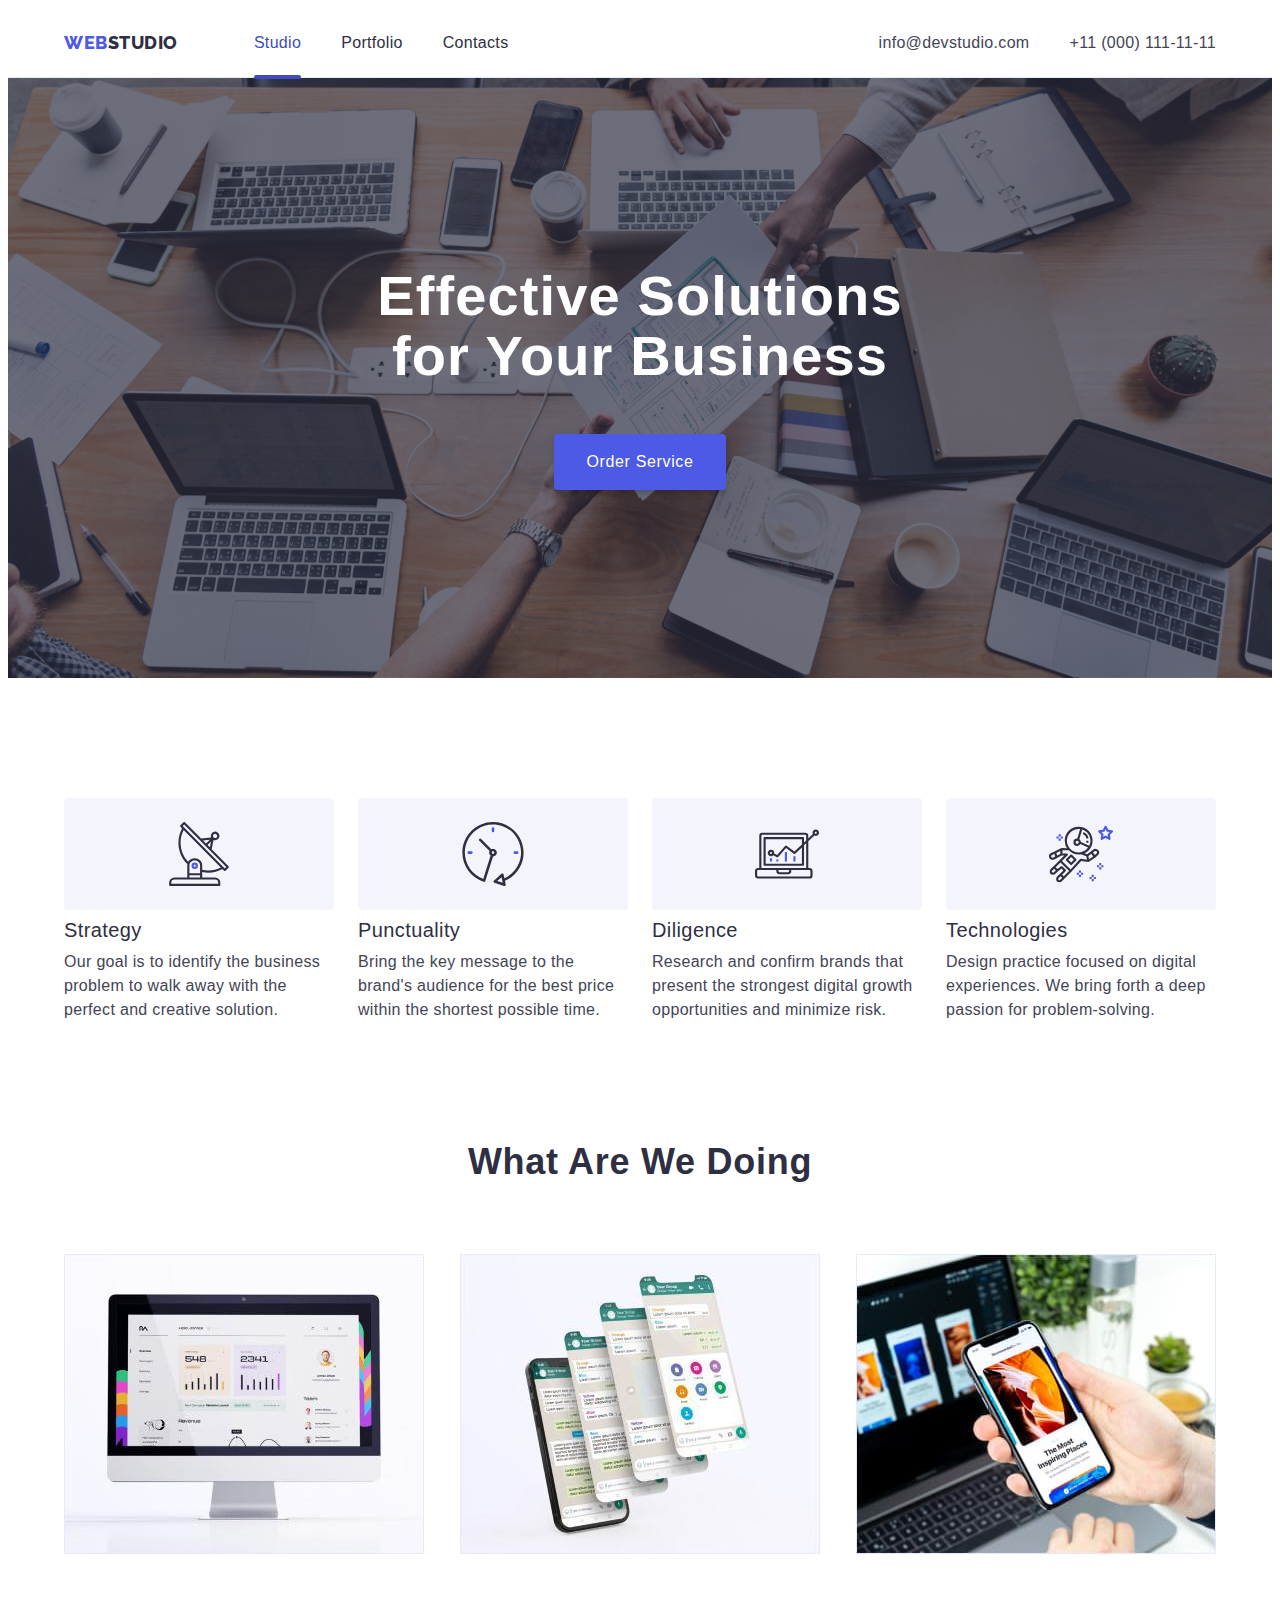
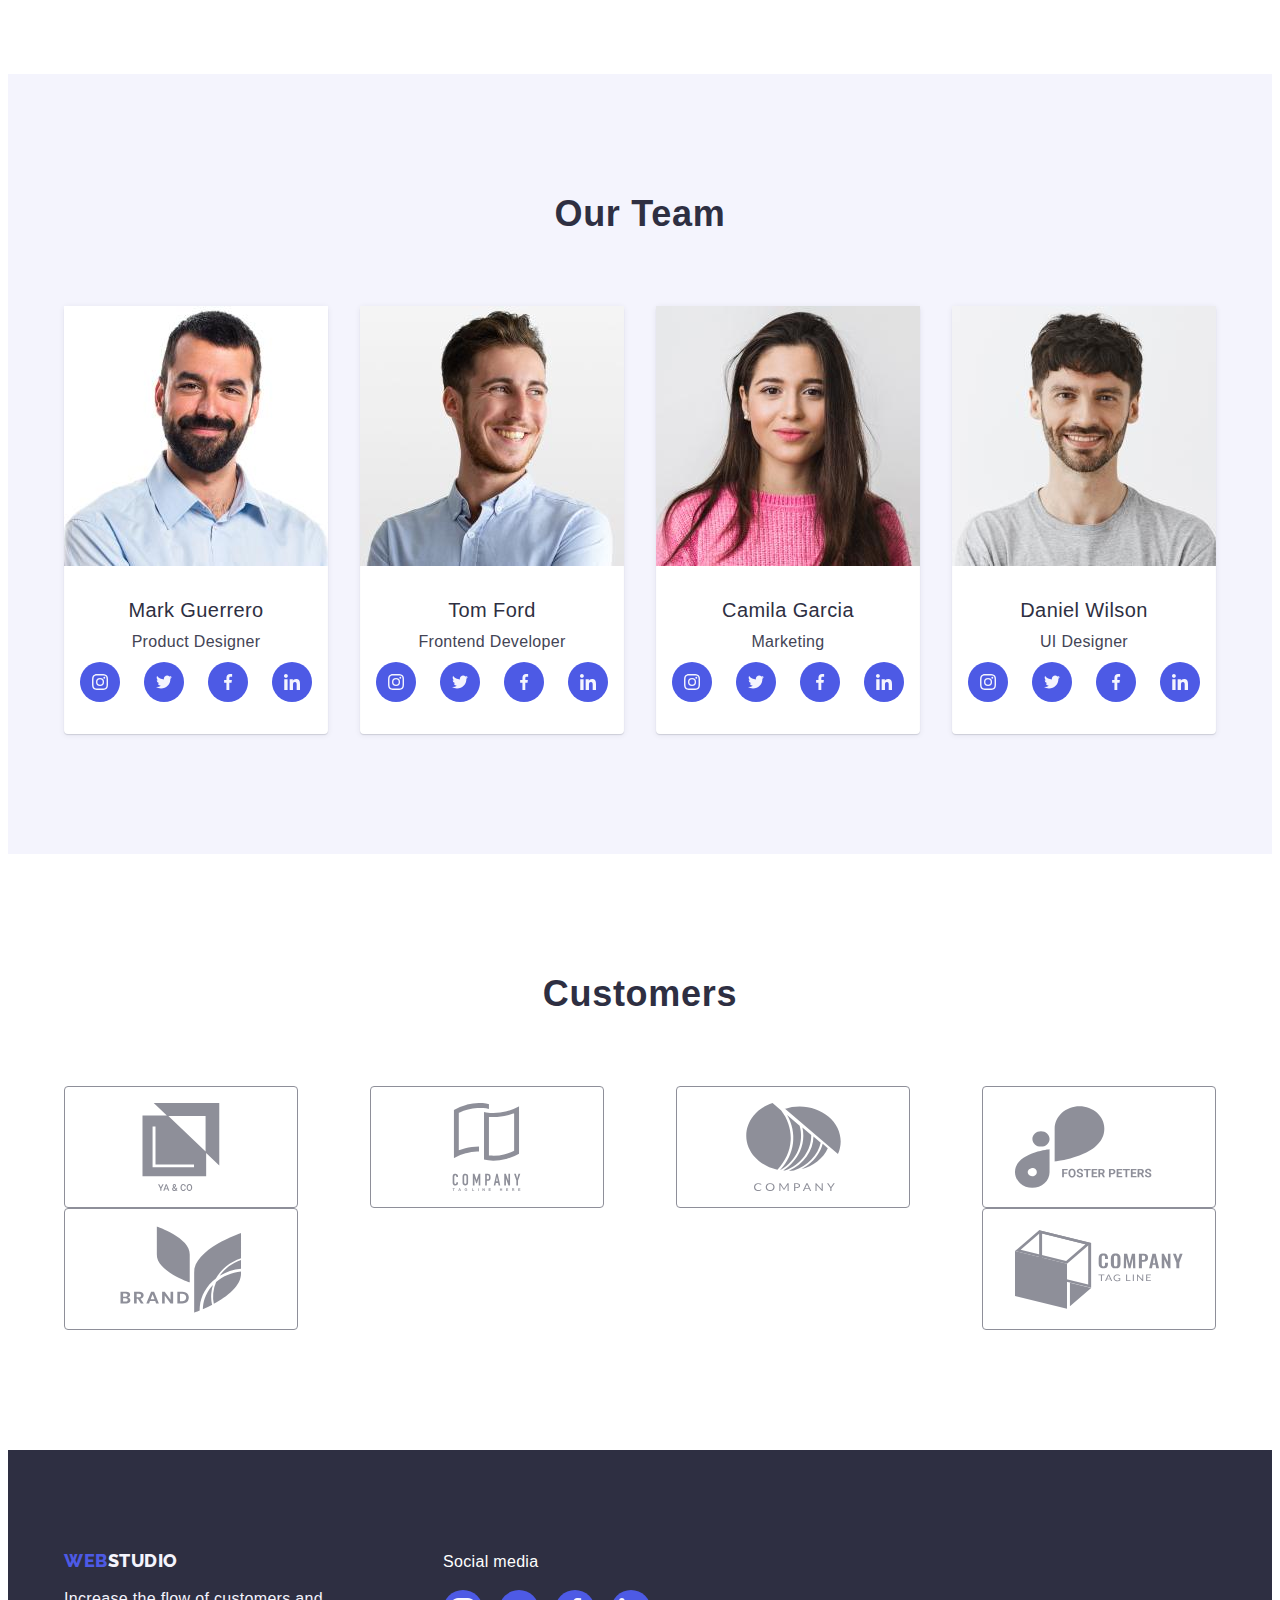
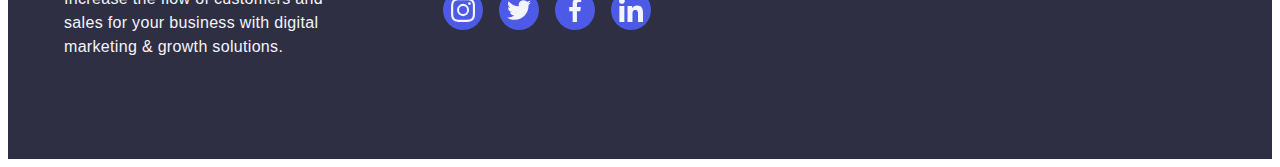
<file: index.html>
<!DOCTYPE html>
<html lang="en">
  <head>
    <meta charset="UTF-8" />
    <meta name="viewport" content="width=device-width, initial-scale=1.0" />
    <link rel="preconnect" href="https://fonts.googleapis.com" />
    <link rel="preconnect" href="https://fonts.gstatic.com" crossorigin />
    <link
      href="https://fonts.googleapis.com/css2?family=Raleway:ital,wght@0,100..900;1,100..900&family=Roboto+Serif:ital,opsz,wght@0,8..144,100..900;1,8..144,100..900&display=swap"
      rel="stylesheet"
    />
    <link
      rel="stylesheet"
      href="https://cdnjs.cloudflare.com/ajax/libs/modern-normalize/2.0.0/modern-normalize.min.css"
      integrity="sha512-4xo8blKMVCiXpTaLzQSLSw3KFOVPWhm/TRtuPVc4WG6kUgjH6J03IBuG7JZPkcWMxJ5huwaBpOpnwYElP/m6wg=="
      crossorigin="anonymous"
      referrerpolicy="no-referrer"
    />
    <link rel="stylesheet" href="./css/styles.css" />
    <title>WEBSTUDIO</title>
  </head>
  <body>
    <header class="page-header">
      <div class="container nav-container">
        <nav>
          <a class="logo link" href="/"
            >Web<span class="header-span">Studio</span></a
          >
          <ul class="list">
            <li class="nav-item">
              <a class="link current_page" href="/">Studio</a>
            </li>
            <li class="nav-item">
              <a class="link" href="./portfolio.html">Portfolio</a>
            </li>
            <li class="nav-item">
              <a class="link" href="">Contacts</a>
            </li>
          </ul>
        </nav>

        <address class="contact-info">
          <ul class="list">
            <li class="contacts-item">
              <a class="link" href="mailto:info@devstudio.com"
                >info@devstudio.com</a
              >
            </li>
            <li class="contacts-item">
              <a class="link" href="tel:+110001111111">+11 (000) 111-11-11</a>
            </li>
          </ul>
        </address>
      </div>
    </header>

    <main>
      <section class="hero">
        <h1 class="hero-title">
          Effective Solutions <br />
          for Your Business
        </h1>
        <button class="order-btn" type="button" data-modal-open>
          Order Service
        </button>
        <div class="backdrop is-hidden" data-modal>
          <div class="modal">
            <p>
              Lorem ipsum dolor sit amet, consectetur adipisicing elit.
              Recusandae fugiat quaerat beatae commodi optio asperiores tempora
              molestias nesciunt ipsam id. Vero dignissimos doloremque omnis
              saepe iure nostrum animi ipsam officiis suscipit mollitia,
              explicabo quam vel pariatur, est quibusdam veritatis facere, non
              id recusandae nulla similique? Amet veniam id ea quo.
            </p>
            <button class="close-btn" data-modal-close>
              <svg class="close-icon">
                <use href="./images/symbol-defs.svg#icon-close-black"></use>
              </svg>
            </button>
          </div>
        </div>
      </section>
      <section class="section">
        <div class="container">
          <h2 class="section-title hidden">Benefits To Work With Us</h2>
          <ul class="list">
            <li class="list_item">
              <div class="icon-wrapper">
                <svg class="benefit-icon" width="64" height="64">
                  <use href="./images/symbol-defs.svg#icon-antenna"></use>
                </svg>
              </div>
              <h3 class="title-text">Strategy</h3>
              <p class="description-text">
                Our goal is to identify the business problem to walk away with
                the perfect and creative solution.
              </p>
            </li>
            <li class="list_item">
              <div class="icon-wrapper">
                <svg class="benefit-icon" width="64" height="64">
                  <use href="./images/symbol-defs.svg#icon-clock"></use>
                </svg>
              </div>
              <h3 class="title-text">Punctuality</h3>
              <p class="description-text">
                Bring the key message to the brand's audience for the best price
                within the shortest possible time.
              </p>
            </li>
            <li class="list_item">
              <div class="icon-wrapper">
                <svg class="benefit-icon" width="64" height="64">
                  <use href="./images/symbol-defs.svg#icon-diagram"></use>
                </svg>
              </div>
              <h3 class="title-text">Diligence</h3>
              <p class="description-text">
                Research and confirm brands that present the strongest digital
                growth opportunities and minimize risk.
              </p>
            </li>
            <li class="list_item">
              <div class="icon-wrapper">
                <svg class="benefit-icon" width="64" height="64">
                  <use href="./images/symbol-defs.svg#icon-astronaut"></use>
                </svg>
              </div>
              <h3 class="title-text">Technologies</h3>
              <p class="description-text">
                Design practice focused on digital experiences. We bring forth a
                deep passion for problem-solving.
              </p>
            </li>
          </ul>
        </div>
      </section>
      <section class="section">
        <div class="container">
          <h2 class="section-title">What are we doing</h2>
          <ul class="list">
            <li class="list_item">
              <img
                src="./images/main-page-imgs/desktop.jpg"
                alt="desktop-application"
                width="360"
              />
            </li>
            <li class="list_item">
              <img
                src="./images/main-page-imgs/mobile.jpg"
                alt="mobile-application"
                width="360"
              />
            </li>
            <li class="list_item">
              <img
                src="./images/main-page-imgs/crossplatform.jpg"
                alt="crossplatform-application"
                width="360"
              />
            </li>
          </ul>
        </div>
      </section>
      <section class="section">
        <div class="container">
          <h2 class="section-title">Our Team</h2>
          <ul class="list">
            <li class="list_item member-card">
              <img
                src="./images/main-page-imgs/mark-guerrero.jpg"
                alt="Mark Guerrero"
                width="264"
              />
              <div class="card-description">
                <h3 class="title-text">Mark Guerrero</h3>
                <p class="description-text">Product Designer</p>
                <ul class="list">
                  <li class="list_item">
                    <a class="social-icon__link" href="https://instagram.com">
                      <svg class="social-icon" width="16" height="16">
                        <use
                          href="./images/symbol-defs.svg#icon-instagram"
                        ></use>
                      </svg>
                    </a>
                  </li>
                  <li class="list_item">
                    <a class="social-icon__link" href="https://x.com">
                      <svg class="social-icon" width="16" height="16">
                        <use href="./images/symbol-defs.svg#icon-twitter"></use>
                      </svg>
                    </a>
                  </li>
                  <li class="list_item">
                    <a class="social-icon__link" href="https://facebook.com">
                      <svg class="social-icon" width="16" height="16">
                        <use
                          href="./images/symbol-defs.svg#icon-facebook"
                        ></use>
                      </svg>
                    </a>
                  </li>
                  <li class="list_item">
                    <a class="social-icon__link" href="https://linkedin.com">
                      <svg class="social-icon" width="16" height="16">
                        <use
                          href="./images/symbol-defs.svg#icon-linkedin"
                        ></use>
                      </svg>
                    </a>
                  </li>
                </ul>
              </div>
            </li>
            <li class="list_item member-card">
              <img
                src="./images/main-page-imgs/tom-ford.jpg"
                alt="Tom Ford"
                width="264"
              />
              <div class="card-description">
                <h3 class="title-text">Tom Ford</h3>
                <p class="description-text">Frontend Developer</p>
                <ul class="list">
                  <li class="list_item">
                    <a class="social-icon__link" href="https://instagram.com">
                      <svg class="social-icon" width="16" height="16">
                        <use
                          href="./images/symbol-defs.svg#icon-instagram"
                        ></use>
                      </svg>
                    </a>
                  </li>
                  <li class="list_item">
                    <a class="social-icon__link" href="https://x.com">
                      <svg class="social-icon" width="16" height="16">
                        <use href="./images/symbol-defs.svg#icon-twitter"></use>
                      </svg>
                    </a>
                  </li>
                  <li class="list_item">
                    <a class="social-icon__link" href="https://facebook.com">
                      <svg class="social-icon" width="16" height="16">
                        <use
                          href="./images/symbol-defs.svg#icon-facebook"
                        ></use>
                      </svg>
                    </a>
                  </li>
                  <li class="list_item">
                    <a class="social-icon__link" href="https://linkedin.com">
                      <svg class="social-icon" width="16" height="16">
                        <use
                          href="./images/symbol-defs.svg#icon-linkedin"
                        ></use>
                      </svg>
                    </a>
                  </li>
                </ul>
              </div>
            </li>
            <li class="list_item member-card">
              <img
                src="./images/main-page-imgs/camila-garcia.jpg"
                alt="Camila Garcia"
                width="264"
              />
              <div class="card-description">
                <h3 class="title-text">Camila Garcia</h3>
                <p class="description-text">Marketing</p>
                <ul class="list">
                  <li class="list_item">
                    <a class="social-icon__link" href="https://instagram.com">
                      <svg class="social-icon" width="16" height="16">
                        <use
                          href="./images/symbol-defs.svg#icon-instagram"
                        ></use>
                      </svg>
                    </a>
                  </li>
                  <li class="list_item">
                    <a class="social-icon__link" href="https://x.com">
                      <svg class="social-icon" width="16" height="16">
                        <use href="./images/symbol-defs.svg#icon-twitter"></use>
                      </svg>
                    </a>
                  </li>
                  <li class="list_item">
                    <a class="social-icon__link" href="https://facebook.com">
                      <svg class="social-icon" width="16" height="16">
                        <use
                          href="./images/symbol-defs.svg#icon-facebook"
                        ></use>
                      </svg>
                    </a>
                  </li>
                  <li class="list_item">
                    <a class="social-icon__link" href="https://linkedin.com">
                      <svg class="social-icon" width="16" height="16">
                        <use
                          href="./images/symbol-defs.svg#icon-linkedin"
                        ></use>
                      </svg>
                    </a>
                  </li>
                </ul>
              </div>
            </li>
            <li class="list_item member-card">
              <img
                src="./images/main-page-imgs/daniel-wilson.jpg"
                alt="Daniel Wilson"
                width="264"
              />
              <div class="card-description">
                <h3 class="title-text">Daniel Wilson</h3>
                <p class="description-text">UI Designer</p>
                <ul class="list">
                  <li class="list_item">
                    <a class="social-icon__link" href="https://instagram.com">
                      <svg class="social-icon" width="16" height="16">
                        <use
                          href="./images/symbol-defs.svg#icon-instagram"
                        ></use>
                      </svg>
                    </a>
                  </li>
                  <li class="list_item">
                    <a class="social-icon__link" href="https://x.com">
                      <svg class="social-icon" width="16" height="16">
                        <use href="./images/symbol-defs.svg#icon-twitter"></use>
                      </svg>
                    </a>
                  </li>
                  <li class="list_item">
                    <a class="social-icon__link" href="https://facebook.com">
                      <svg class="social-icon" width="16" height="16">
                        <use
                          href="./images/symbol-defs.svg#icon-facebook"
                        ></use>
                      </svg>
                    </a>
                  </li>
                  <li class="list_item">
                    <a class="social-icon__link" href="https://linkedin.com">
                      <svg class="social-icon" width="16" height="16">
                        <use
                          href="./images/symbol-defs.svg#icon-linkedin"
                        ></use>
                      </svg>
                    </a>
                  </li>
                </ul>
              </div>
            </li>
          </ul>
        </div>
      </section>
      <section class="section">
        <div class="container">
          <h2 class="section-title">Customers</h2>
          <ul class="list">
            <li class="list_item">
              <a class="company-icon__link" href="https://instagram.com">
                <svg class="company-icon">
                  <use href="./images/symbol-defs.svg#icon-company"></use>
                </svg>
              </a>
            </li>
            <li class="list_item">
              <a class="company-icon__link" href="https://instagram.com">
                <svg class="company-icon">
                  <use href="./images/symbol-defs.svg#icon-company-1"></use>
                </svg>
              </a>
            </li>
            <li class="list_item">
              <a class="company-icon__link" href="https://instagram.com">
                <svg class="company-icon">
                  <use href="./images/symbol-defs.svg#icon-company-2"></use>
                </svg>
              </a>
            </li>
            <li class="list_item">
              <a class="company-icon__link" href="https://instagram.com">
                <svg class="company-icon">
                  <use href="./images/symbol-defs.svg#icon-company-3"></use>
                </svg>
              </a>
            </li>
            <li class="list_item">
              <a class="company-icon__link" href="https://instagram.com">
                <svg class="company-icon">
                  <use href="./images/symbol-defs.svg#icon-company-4"></use>
                </svg>
              </a>
            </li>
            <li class="list_item">
              <a class="company-icon__link" href="https://instagram.com">
                <svg class="company-icon" fill="#000000">
                  <use href="./images/symbol-defs.svg#icon-company-5"></use>
                </svg>
              </a>
            </li>
          </ul>
        </div>
      </section>
    </main>
    <footer class="footer">
      <div class="container">
        <div class="footer-info">
          <a class="logo_footer link" href="/"
            >Web<span class="footer-span">Studio</span></a
          >
          <p class="description-text">
            Increase the flow of customers and <br />
            sales for your business with digital <br />
            marketing & growth solutions.
          </p>
        </div>
        <div class="footer-social-links">
          <p>Social media</p>
          <ul class="list">
            <li>
              <a class="social-icon__link" href="https://instagram.com">
                <svg class="social-icon">
                  <use href="./images/symbol-defs.svg#icon-instagram"></use>
                </svg>
              </a>
            </li>
            <li>
              <a class="social-icon__link" href="https://x.com">
                <svg class="social-icon">
                  <use href="./images/symbol-defs.svg#icon-twitter"></use>
                </svg>
              </a>
            </li>
            <li>
              <a class="social-icon__link" href="https://facebook.com">
                <svg class="social-icon">
                  <use href="./images/symbol-defs.svg#icon-facebook"></use>
                </svg>
              </a>
            </li>
            <li>
              <a class="social-icon__link" href="https://linkedin.com">
                <svg class="social-icon">
                  <use href="./images/symbol-defs.svg#icon-linkedin"></use>
                </svg>
              </a>
            </li>
          </ul>
        </div>
      </div>
    </footer>
    <script src="./js/modal.js"></script>
  </body>
</html>
</file>
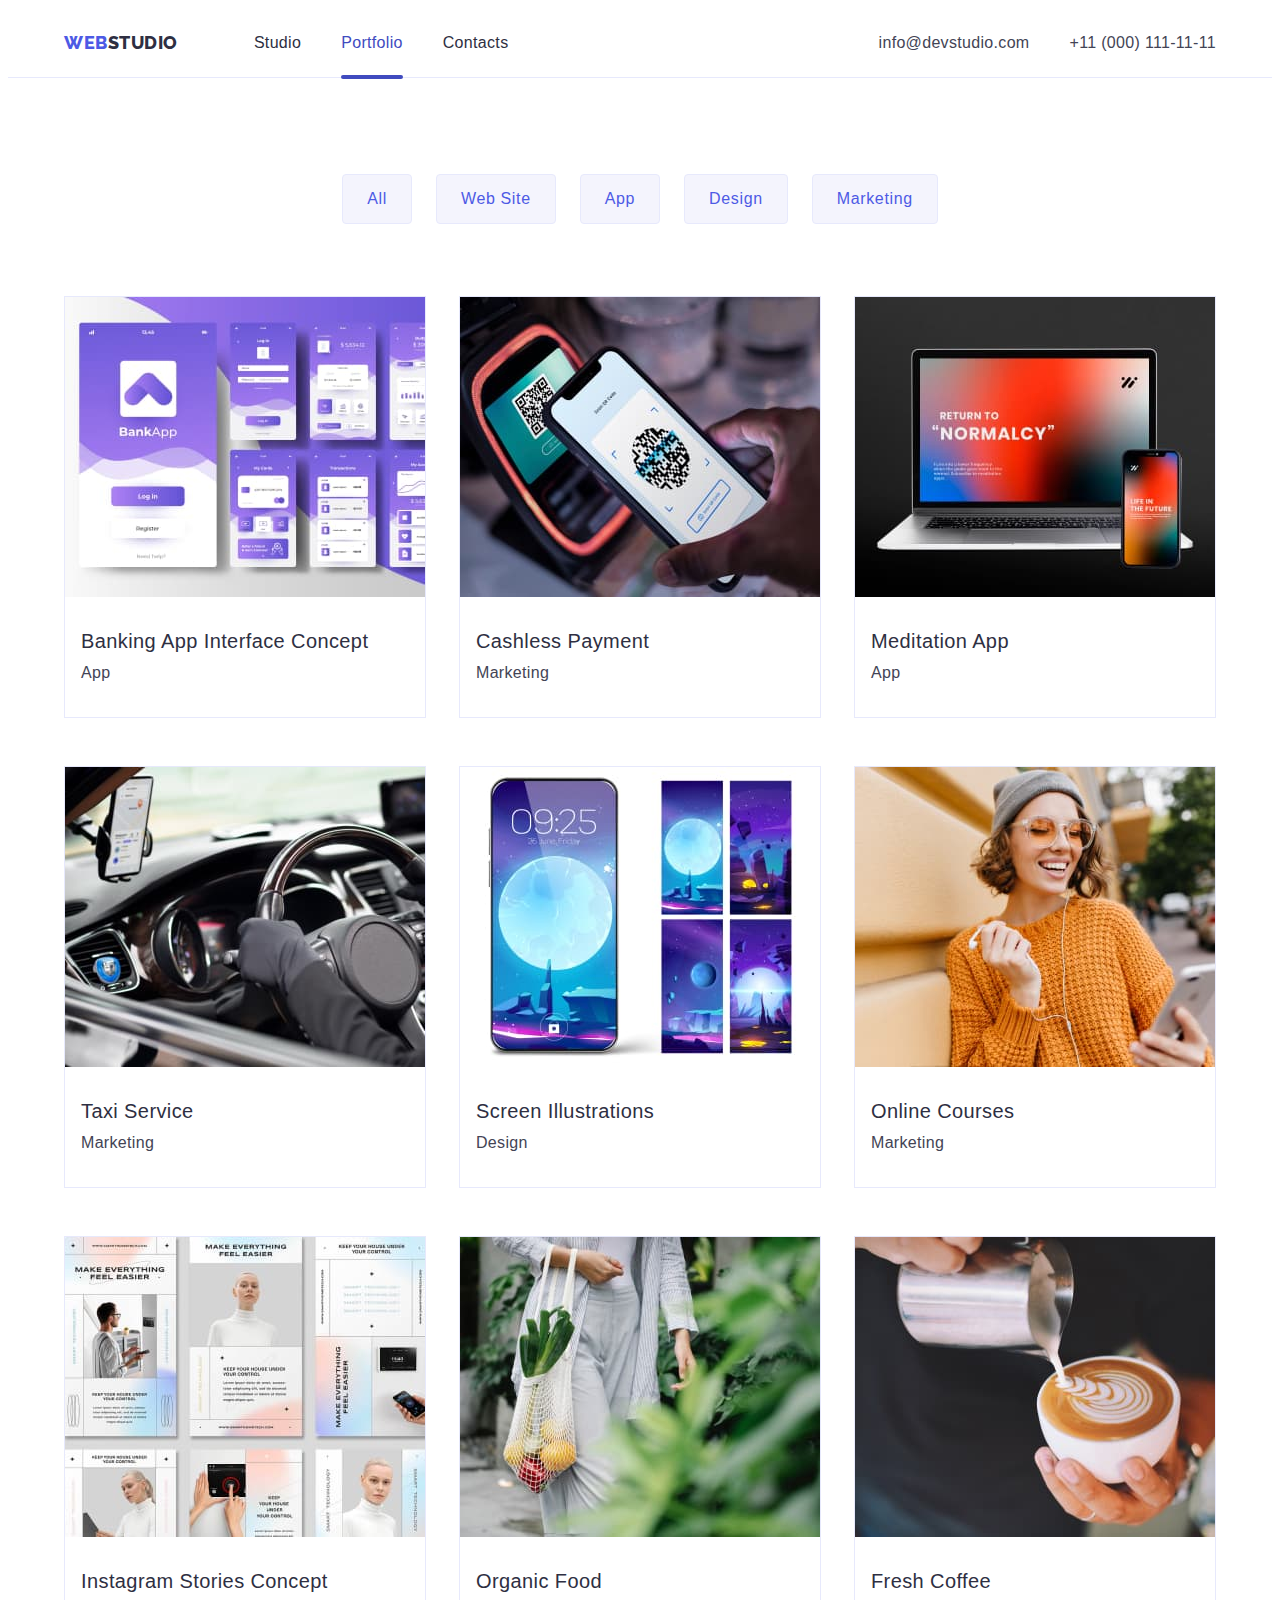
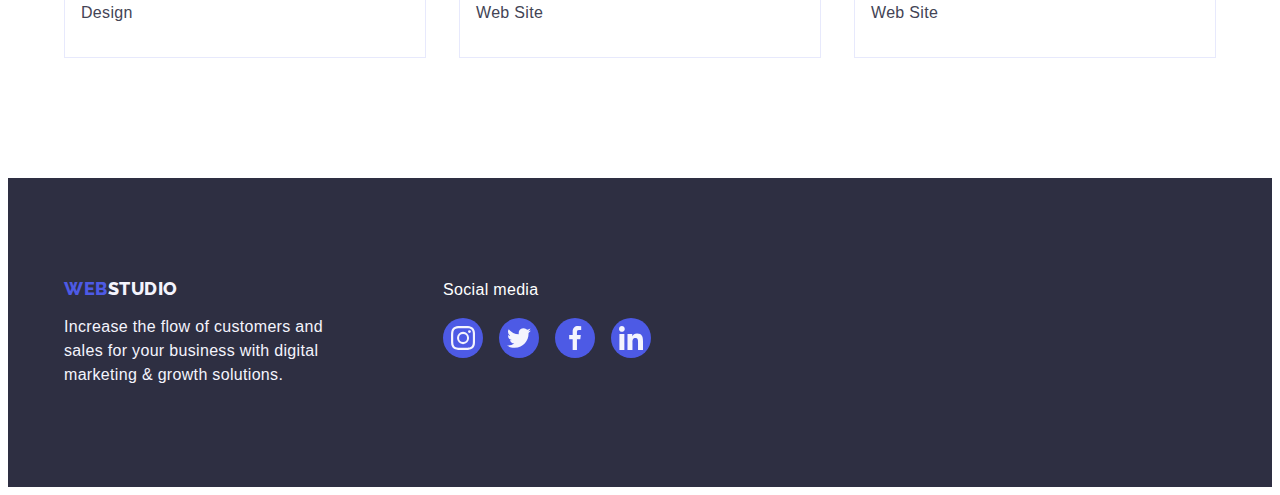
<file: portfolio.html>
<!DOCTYPE html>
<html lang="en">
  <head>
    <meta charset="UTF-8" />
    <meta name="viewport" content="width=device-width, initial-scale=1.0" />
    <link rel="preconnect" href="https://fonts.googleapis.com" />
    <link rel="preconnect" href="https://fonts.gstatic.com" crossorigin />
    <link
      href="https://fonts.googleapis.com/css2?family=Raleway:ital,wght@0,100..900;1,100..900&family=Roboto+Serif:ital,opsz,wght@0,8..144,100..900;1,8..144,100..900&display=swap"
      rel="stylesheet"
    />
    <link
      rel="stylesheet"
      href="https://cdnjs.cloudflare.com/ajax/libs/modern-normalize/2.0.0/modern-normalize.min.css"
      integrity="sha512-4xo8blKMVCiXpTaLzQSLSw3KFOVPWhm/TRtuPVc4WG6kUgjH6J03IBuG7JZPkcWMxJ5huwaBpOpnwYElP/m6wg=="
      crossorigin="anonymous"
      referrerpolicy="no-referrer"
    />
    <link rel="stylesheet" href="./css/styles.css" />
    <title>Portfolio</title>
  </head>
  <body>
    <header class="page-header">
      <div class="container nav-container">
        <nav>
          <a class="logo link" href="/"
            >Web<span class="header-span">Studio</span></a
          >
          <ul class="list">
            <li class="nav-item">
              <a class="link" href="/">Studio</a>
            </li>
            <li class="nav-item">
              <a class="link current_page" href="./portfolio.html">Portfolio</a>
            </li>
            <li class="nav-item">
              <a class="link" href="">Contacts</a>
            </li>
          </ul>
        </nav>

        <address class="contact-info">
          <ul class="list">
            <li class="contacts-item">
              <a class="link" href="mailto:info@devstudio.com"
                >info@devstudio.com</a
              >
            </li>
            <li class="contacts-item">
              <a class="link" href="tel:+110001111111">+11 (000) 111-11-11</a>
            </li>
          </ul>
        </address>
      </div>
    </header>
    <main>
      <section class="container">
        <h1 class="section-title hidden">Filters</h1>
        <ul class="list filters">
          <li class="filter-option">
            <button class="filter-btn" type="button">All</button>
          </li>
          <li class="filter-option">
            <button class="filter-btn" type="button">Web Site</button>
          </li>
          <li class="filter-option">
            <button class="filter-btn" type="button">App</button>
          </li>
          <li class="filter-option">
            <button class="filter-btn" type="button">Design</button>
          </li>
          <li class="filter-option">
            <button class="filter-btn" type="button">Marketing</button>
          </li>
        </ul>
        <ul class="list">
          <li class="card">
            <a class="link" href="">
              <div class="card-img">
                <img
                  src="./images/portfolio-imgs/bankicg-app-interface-concept.jpg"
                  alt="Banking App Interface Concept"
                  width="360"
                />
                <p class="thumb-overlay">
                  Lorem ipsum, dolor sit amet consectetur adipisicing elit.
                  Maiores nisi, est corrupti quam, veniam necessitatibus
                  dolorum, minus suscipit inventore aspernatur nulla. Laudantium
                  fuga iste reprehenderit qui voluptates error veritatis quidem?
                </p>
              </div>
              <div class="card-description">
                <h2 class="title-text">Banking App Interface Concept</h2>
                <p class="description-text">App</p>
              </div>
            </a>
          </li>
          <li class="card">
            <a class="link" href="">
              <div class="card-img">
                <img
                  src="./images/portfolio-imgs/cashless-payment.jpg"
                  alt="Cashless Payment"
                  width="360"
                />
                <p class="thumb-overlay">
                  Lorem ipsum, dolor sit amet consectetur adipisicing elit.
                  Maiores nisi, est corrupti quam, veniam necessitatibus
                  dolorum, minus suscipit inventore aspernatur nulla. Laudantium
                  fuga iste reprehenderit qui voluptates error veritatis quidem?
                </p>
              </div>
              <div class="card-description">
                <h2 class="title-text">Cashless Payment</h2>
                <p class="description-text">Marketing</p>
              </div>
            </a>
          </li>
          <li class="card">
            <a class="link" href="">
              <div class="card-img">
                <img
                  src="./images/portfolio-imgs/meditation-app.jpg"
                  alt="Meditation App"
                  width="360"
                />
                <p class="thumb-overlay">
                  Lorem ipsum, dolor sit amet consectetur adipisicing elit.
                  Maiores nisi, est corrupti quam, veniam necessitatibus
                  dolorum, minus suscipit inventore aspernatur nulla. Laudantium
                  fuga iste reprehenderit qui voluptates error veritatis quidem?
                </p>
              </div>
              <div class="card-description">
                <h2 class="title-text">Meditation App</h2>
                <p class="description-text">App</p>
              </div>
            </a>
          </li>
          <li class="card">
            <a class="link" href="">
              <div class="card-img">
                <img
                  src="./images/portfolio-imgs/taxi-service.jpg"
                  alt="Taxi Service"
                  width="360"
                />
                <p class="thumb-overlay">
                  Lorem ipsum, dolor sit amet consectetur adipisicing elit.
                  Maiores nisi, est corrupti quam, veniam necessitatibus
                  dolorum, minus suscipit inventore aspernatur nulla. Laudantium
                  fuga iste reprehenderit qui voluptates error veritatis quidem?
                </p>
              </div>
              <div class="card-description">
                <h2 class="title-text">Taxi Service</h2>
                <p class="description-text">Marketing</p>
              </div>
            </a>
          </li>
          <li class="card">
            <a class="link" href="">
              <div class="card-img">
                <img
                  src="./images/portfolio-imgs/screen-illustrations.jpg"
                  alt="Screen Illustrations"
                  width="360"
                />
                <p class="thumb-overlay">
                  Lorem ipsum, dolor sit amet consectetur adipisicing elit.
                  Maiores nisi, est corrupti quam, veniam necessitatibus
                  dolorum, minus suscipit inventore aspernatur nulla. Laudantium
                  fuga iste reprehenderit qui voluptates error veritatis quidem?
                </p>
              </div>
              <div class="card-description">
                <h2 class="title-text">Screen Illustrations</h2>
                <p class="description-text">Design</p>
              </div>
            </a>
          </li>
          <li class="card">
            <a class="link" href="">
              <div class="card-img">
                <img
                  src="./images/portfolio-imgs/online-courses.jpg"
                  alt="Online Courses"
                  width="360"
                />
                <p class="thumb-overlay">
                  Lorem ipsum, dolor sit amet consectetur adipisicing elit.
                  Maiores nisi, est corrupti quam, veniam necessitatibus
                  dolorum, minus suscipit inventore aspernatur nulla. Laudantium
                  fuga iste reprehenderit qui voluptates error veritatis quidem?
                </p>
              </div>
              <div class="card-description">
                <h2 class="title-text">Online Courses</h2>
                <p class="description-text">Marketing</p>
              </div>
            </a>
          </li>
          <li class="card">
            <a class="link" href="">
              <div class="card-img">
                <img
                  src="./images/portfolio-imgs/ig-stories-concept.jpg"
                  alt="Instagram Stories Concept"
                  width="360"
                />
                <p class="thumb-overlay">
                  Lorem ipsum, dolor sit amet consectetur adipisicing elit.
                  Maiores nisi, est corrupti quam, veniam necessitatibus
                  dolorum, minus suscipit inventore aspernatur nulla. Laudantium
                  fuga iste reprehenderit qui voluptates error veritatis quidem?
                </p>
              </div>
              <div class="card-description">
                <h2 class="title-text">Instagram Stories Concept</h2>
                <p class="description-text">Design</p>
              </div>
            </a>
          </li>
          <li class="card">
            <a class="link" href="">
              <div class="card-img">
                <img
                  src="./images/portfolio-imgs/organic-food.jpg"
                  alt="Organic Food"
                  width="360"
                />
                <p class="thumb-overlay">
                  Lorem ipsum, dolor sit amet consectetur adipisicing elit.
                  Maiores nisi, est corrupti quam, veniam necessitatibus
                  dolorum, minus suscipit inventore aspernatur nulla. Laudantium
                  fuga iste reprehenderit qui voluptates error veritatis quidem?
                </p>
              </div>
              <div class="card-description">
                <h2 class="title-text">Organic Food</h2>
                <p class="description-text">Web Site</p>
              </div>
            </a>
          </li>
          <li class="card">
            <a class="link" href="">
              <div class="card-img">
                <img
                  src="./images/portfolio-imgs/fresh-coffee.jpg"
                  alt="Fresh Coffee"
                  width="360"
                />
                <p class="thumb-overlay">
                  Lorem ipsum, dolor sit amet consectetur adipisicing elit.
                  Maiores nisi, est corrupti quam, veniam necessitatibus
                  dolorum, minus suscipit inventore aspernatur nulla. Laudantium
                  fuga iste reprehenderit qui voluptates error veritatis quidem?
                </p>
              </div>
              <div class="card-description">
                <h2 class="title-text">Fresh Coffee</h2>
                <p class="description-text">Web Site</p>
              </div>
            </a>
          </li>
        </ul>
      </section>
    </main>
    <footer class="footer">
      <div class="container">
        <div class="footer-info">
          <a class="logo_footer link" href="/"
            >Web<span class="footer-span">Studio</span></a
          >
          <p class="description-text">
            Increase the flow of customers and <br />
            sales for your business with digital <br />
            marketing & growth solutions.
          </p>
        </div>
        <div class="footer-social-links">
          <p>Social media</p>
          <ul class="list">
            <li>
              <a class="social-icon__link" href="https://instagram.com">
                <svg class="social-icon">
                  <use href="./images/symbol-defs.svg#icon-instagram"></use>
                </svg>
              </a>
            </li>
            <li>
              <a class="social-icon__link" href="https://x.com">
                <svg class="social-icon">
                  <use href="./images/symbol-defs.svg#icon-twitter"></use>
                </svg>
              </a>
            </li>
            <li>
              <a class="social-icon__link" href="https://facebook.com">
                <svg class="social-icon">
                  <use href="./images/symbol-defs.svg#icon-facebook"></use>
                </svg>
              </a>
            </li>
            <li>
              <a class="social-icon__link" href="https://linkedin.com">
                <svg class="social-icon">
                  <use href="./images/symbol-defs.svg#icon-linkedin"></use>
                </svg>
              </a>
            </li>
          </ul>
        </div>
      </div>
    </footer>
  </body>
</html>
</file>
<file: css/styles.css>
:root {
  --bg-color: #ffffff;
  --logo-color: #4d5ae5;
  --nav-item-color: #2e2f42;
  --contacts-item-color: #434455;
  --navy-blue-color: #2e2f42;
  --cloud-color: #f4f4fd;
  --hover-btn-color: #404bbf;
  --hover-social-media-link-color: #31d0aa;
  --cornflower-color: #e7e9fc;
  --customers-link-color: #8e8f99;
  --transition: 250ms cubic-bezier(0.4, 0, 0.2, 1);
}

.unscrolled {
  overflow: hidden;
}

body {
  font-family: "Roboto", sans-serif;
  color: #434455;
  background-color: var(--bg-color);
}

.container {
  width: 1152px;
  padding-left: 12px;
  padding-right: 12px;
  margin-right: auto;
  margin-left: auto;
}

/* HEADER */

.page-header {
  border-bottom: 1px solid #e7e9fc;
  margin-bottom: 96px;
}

/* NAVIGATION  */
.logo {
  font-family: "Raleway", sans-serif;
  font-weight: 800;
  font-size: 18px;
  line-height: 1.17em;
  letter-spacing: 0.03em;
  text-transform: uppercase;
  margin-right: 76px;
  display: inline-block;
  padding: 24px 0 24px 0;
  text-decoration: none;
}

.link {
  text-decoration: none;
  color: inherit;
}

.header-span {
  color: #2e2f42;
}

.list {
  display: flex;
  flex-wrap: wrap;
  padding: 0;
  margin: 0;

  list-style: none;
  align-items: flex-start;
  justify-content: space-between;
}

nav,
.nav-container {
  display: flex;
}

nav {
  color: var(--logo-color);
}

.nav-container {
  align-items: center;
  justify-content: space-between;
}

.nav-container .list {
  align-items: center;
}

.nav-item {
  font-weight: 500;
  font-size: 16px;
  line-height: 1.5em;
  letter-spacing: 0.02em;
  color: var(--nav-item-color);
  transition: color var(--transition);
}
/* li:not(:last-child) .nav-item,
li:not(:last-child) .contacts-item {
  margin-right: 40px;
} */

ul .nav-item:not(:last-child),
ul .contacts-item:not(:last-child) {
  margin-right: 40px;
}

.nav-item:hover,
.nav-item:focus {
  color: #404bbf;
}

.contact-info {
  font-style: normal;
}

.contacts-item {
  font-size: 16px;
  line-height: 1.5em;
  letter-spacing: 0.02em;
  color: var(--contacts-item-color);
  transition: color var(--transition);
}

.contacts-item:hover,
.contacts-item:focus {
  color: #404bbf;
}

.nav-container li {
  position: relative;
}

.current_page::after {
  content: "";

  position: absolute;
  bottom: -24px;
  /* left: 0; */

  display: block;
  height: 4px;
  width: 100%;
  border-radius: 2px;
  background-color: var(--hover-btn-color);
}

.current_page {
  color: var(--hover-btn-color);
}

/* HERO */

.hero {
  background-color: var(--navy-blue-color);
  text-align: center;
  padding: 188px 0 188px 0;
  margin-bottom: 120px;
  margin-top: -96px;
  background-image: linear-gradient(to right, #2e2f42b2, #2e2f42b2),
    url("../images/main-page-imgs/people-office-1.jpg");
  background-repeat: no-repeat;
  background-position: center;
  background-size: cover;
}

.hero-title {
  margin-top: 0;
  margin-bottom: 0;
  font-size: 56px;
  font-weight: 700;
  line-height: 1.07em;
  letter-spacing: 0.02em;
  text-align: center;
  color: #ffffff;
  margin-bottom: 48px;
}

/* ORDER BTN  */

.order-btn {
  background-color: #4d5ae5;
  font-family: "Roboto", sans-serif;
  font-weight: 500;
  font-size: 16px;
  line-height: 1.5em;
  letter-spacing: 0.04em;
  color: #ffffff;
  cursor: pointer;
  padding: 16px 32px;
  border-radius: 4px;
  min-width: 169px;
  border-width: 0;
  text-align: center;
  box-shadow: 0px 4px 4px 0px #00000026;
  transition: box-shadow var(--transition), background-color var(--transition);
}

.order-btn:hover {
  background-color: #404bbf;
}

.order-btn:focus {
  background-color: #404bbf;
}

/* SECTIONS */

.section-title.hidden {
  opacity: 0;
  height: 0;
  overflow: hidden;
  margin-bottom: 0;
}

/* COMMON STYLING  */

.icon-wrapper {
  margin-bottom: 8px;

  display: flex;
  justify-content: center;
  align-items: center;
  padding: 24px 100px;
  border-radius: 4px;

  background-color: var(--cloud-color);
}

.title-text {
  font-weight: 500;
  font-size: 20px;
  line-height: 1.2em;
  letter-spacing: 0.02em;
  color: var(--navy-blue-color);
  margin-top: 0;
  margin-bottom: 8px;
}

.description-text {
  font-weight: 400;
  line-height: 1.5em;
  letter-spacing: 0.02em;
  color: var(--contacts-item-color);
  margin-top: 0;
  margin-bottom: 0px;
}

.section-title {
  font-size: 36px;
  font-weight: 700;
  line-height: 1.11em;
  letter-spacing: 0.02em;
  text-align: center;
  text-transform: capitalize;
  color: var(--navy-blue-color);
  margin-top: 0;
  margin-bottom: 72px;
}

.section {
  margin-bottom: 120px;
}

.member-data {
  padding: 32px 16px;
}

.list_item {
  max-width: calc((100% - 72px) / 4);
}

.section:nth-child(3) .list > .list_item {
  max-width: calc((100% - 48px) / 3);
}

/* TEAM  */

.member-card > img {
  object-fit: contain;
  max-width: 100%;
}

.social-icon__link {
  display: inline-flex;
  width: 40px;
  height: 40px;
  border-radius: 50%;
  background-color: var(--logo-color);
  transition: background-color var(--transition);
}

.social-icon__link:hover,
.social-icon__link:focus {
  background-color: var(--hover-social-media-link-color);
}

.social-icon {
  fill: var(--cloud-color);
  margin: auto auto;
}

.member-card .description-text {
  margin-bottom: 8px;
}

main .section:nth-child(4n) {
  background-color: #f4f4fd;
  padding-top: 120px;
  padding-bottom: 120px;
}

.member-card {
  background-color: #fff;
  text-align: center;
  box-shadow: inset 0px 2px 1px 0px #2e2f4214, 0px 1px 1px 0px #2e2f4229,
    0px 1px 6px 0px #2e2f4214;

  border-radius: 4px;
}

/* CUSTOMERS */

.company-icon__link {
  display: inline-flex;
  width: 168px;
  height: 88px;
  padding: 16px 32px;
  border-radius: 4px;
  border: 1px solid var(--customers-link-color);
  color: var(--customers-link-color);
  transition: border-color var(--transition);
}

.company-icon {
  fill: currentColor;
  transition: fill var(--transition);
}

.company-icon__link:hover .company-icon,
.company-icon__link:focus .company-icon {
  fill: var(--hover-btn-color);
}

.company-icon__link:hover,
.company-icon__link:focus {
  border: 1px solid var(--hover-btn-color);
}

/* FOOTER  */

.logo_footer {
  font-family: "Raleway", sans-serif;
  font-weight: 800;
  font-size: 18px;
  line-height: 1.17em;
  letter-spacing: 0.03em;
  text-transform: uppercase;
  color: var(--logo-color);
  display: inline-block;
  margin-bottom: 16px;
}

.footer {
  background-color: var(--navy-blue-color);
  padding-top: 100px;
  padding-bottom: 100px;
}

.footer .description-text {
  color: var(--cloud-color);
}

.footer-span {
  color: var(--cloud-color);
}

.footer-social-links > p {
  font-weight: 500;
  font-size: 16px;
  line-height: 1.5em;
  letter-spacing: 0.02em;
  color: #ffffff;
  margin-top: 0;
  margin-bottom: 16px;
}

.footer > .container {
  display: flex;
  justify-content: flex-start;
}

.footer .social-icon {
  width: 24px;
  height: 24px;
}

.footer .social-icon__link {
  margin-right: 16px;
}

.footer-info {
  margin-right: 120px;
}

/* PORTFOLIO PAGE  */

/* FILTER BTNS  */

.list.filters {
  justify-content: center;
  margin-bottom: 72px;
}

.filter-option:not(:last-child) {
  margin-right: 24px;
}

.filter-btn {
  font-family: "Roboto", sans-serif;
  font-weight: 500;
  font-size: 16px;
  line-height: 1.5em;
  letter-spacing: 0.04em;
  color: var(--logo-color);
  background-color: var(--cloud-color);
  cursor: pointer;
  border-width: 0;
  padding: 12px 24px 12px 24px;
  border: 1px solid var(--cornflower-color);
  border-radius: 4px;
  transition: background-color var(--transition), color var(--transition),
    box-shadow var(--transition), border-color var(--transition);
}

.filter-btn:hover {
  color: #ffffff;
  background-color: var(--hover-btn-color);
  box-shadow: inset 0px 2px 2px 0px #0000001f, 0px 2px 1px 0px #00000014,
    0px 3px 1px 0px #0000001a;
  border-color: transparent;
}

.filter-btn:focus {
  color: #ffffff;
  background-color: var(--hover-btn-color);
  box-shadow: inset 0px 2px 2px 0px #0000001f, 0px 2px 1px 0px #00000014,
    0px 3px 1px 0px #0000001a;
  border-color: transparent;
}

/* CARDS */

img {
  display: block;
  width: 100%;
  height: auto;
}

.card {
  text-align: left;

  max-width: calc((100% - 54px) / 3);
  margin-bottom: 48px;
  border: 1px solid var(--cornflower-color);
  transition: box-shadow var(--transition);
}

.card:nth-last-child(3) {
  margin-bottom: 120px;
}

.card:not(:nth-child(3n)) {
  margin-right: 24px;
}

.card:hover,
.card:focus {
  box-shadow: inset 0px 2px 1px 0px #2e2f4214, 0px 1px 1px 0px #2e2f4229,
    0px 1px 6px 0px #2e2f4214;
}

.card:focus .thumb-overlay,
.card:hover .thumb-overlay {
  transform: translateY(0);
}

.card-description {
  padding: 32px 16px;
}

/* OVERLAY  */

.card-img {
  position: relative;
  overflow: hidden;
}

.thumb-overlay {
  position: absolute;
  top: 0;
  left: 0;
  width: 100%;
  height: 100%;
  padding: 40px 32px;
  font-size: 16px;
  line-height: calc(24 / 16);
  letter-spacing: 0.03em;
  background-color: var(--logo-color);
  color: var(--cloud-color);
  margin: 0;
  transform: translateY(100%);
  transition: transform var(--transition);
}

/* MODAL */

.backdrop {
  position: fixed;
  top: 0;
  left: 0;
  width: 100vw;
  height: 100vh;
  background-color: rgba(46, 47, 66, 0.4);
}

.backdrop.is-hidden {
  opacity: 0;
  pointer-events: none;
}

.backdrop.is-hidden .modal {
  transform: translate(-50%, -50%) scale(0.5);
  opacity: 0;
}

.modal {
  position: absolute;
  top: 50%;
  left: 50%;
  transform: translate(-50%, -50%) scale(1);
  overflow: scroll;
  opacity: 1;

  height: calc(100vh - 88px);
  max-width: 408px;
  padding: 24px;
  border-radius: 4px;

  background-color: #fff;
  transition: transform 250ms cubic-bezier(0.4, 0, 0.2, 1), opacity 250ms linear;
}

.close-btn {
  position: absolute;
  display: flex;
  justify-content: center;
  align-items: center;
  top: 24px;
  right: 24px;
  width: 24px;
  height: 24px;
  border-radius: 50%;
  border: 1px solid rgba(0, 0, 0, 0.1);
  background-color: var(--cornflower-color);
  cursor: pointer;
  transition: background-color var(--transition);
}

.close-icon {
  fill: #000;
  width: 8px;
  height: 8px;
  transition: fill var(--transition);
}

.close-btn:hover,
.close-btn:focus {
  background-color: var(--hover-btn-color);
}

.close-btn:hover .close-icon,
.close-btn:focus .close-icon {
  fill: #ffffff;
}
</file>
